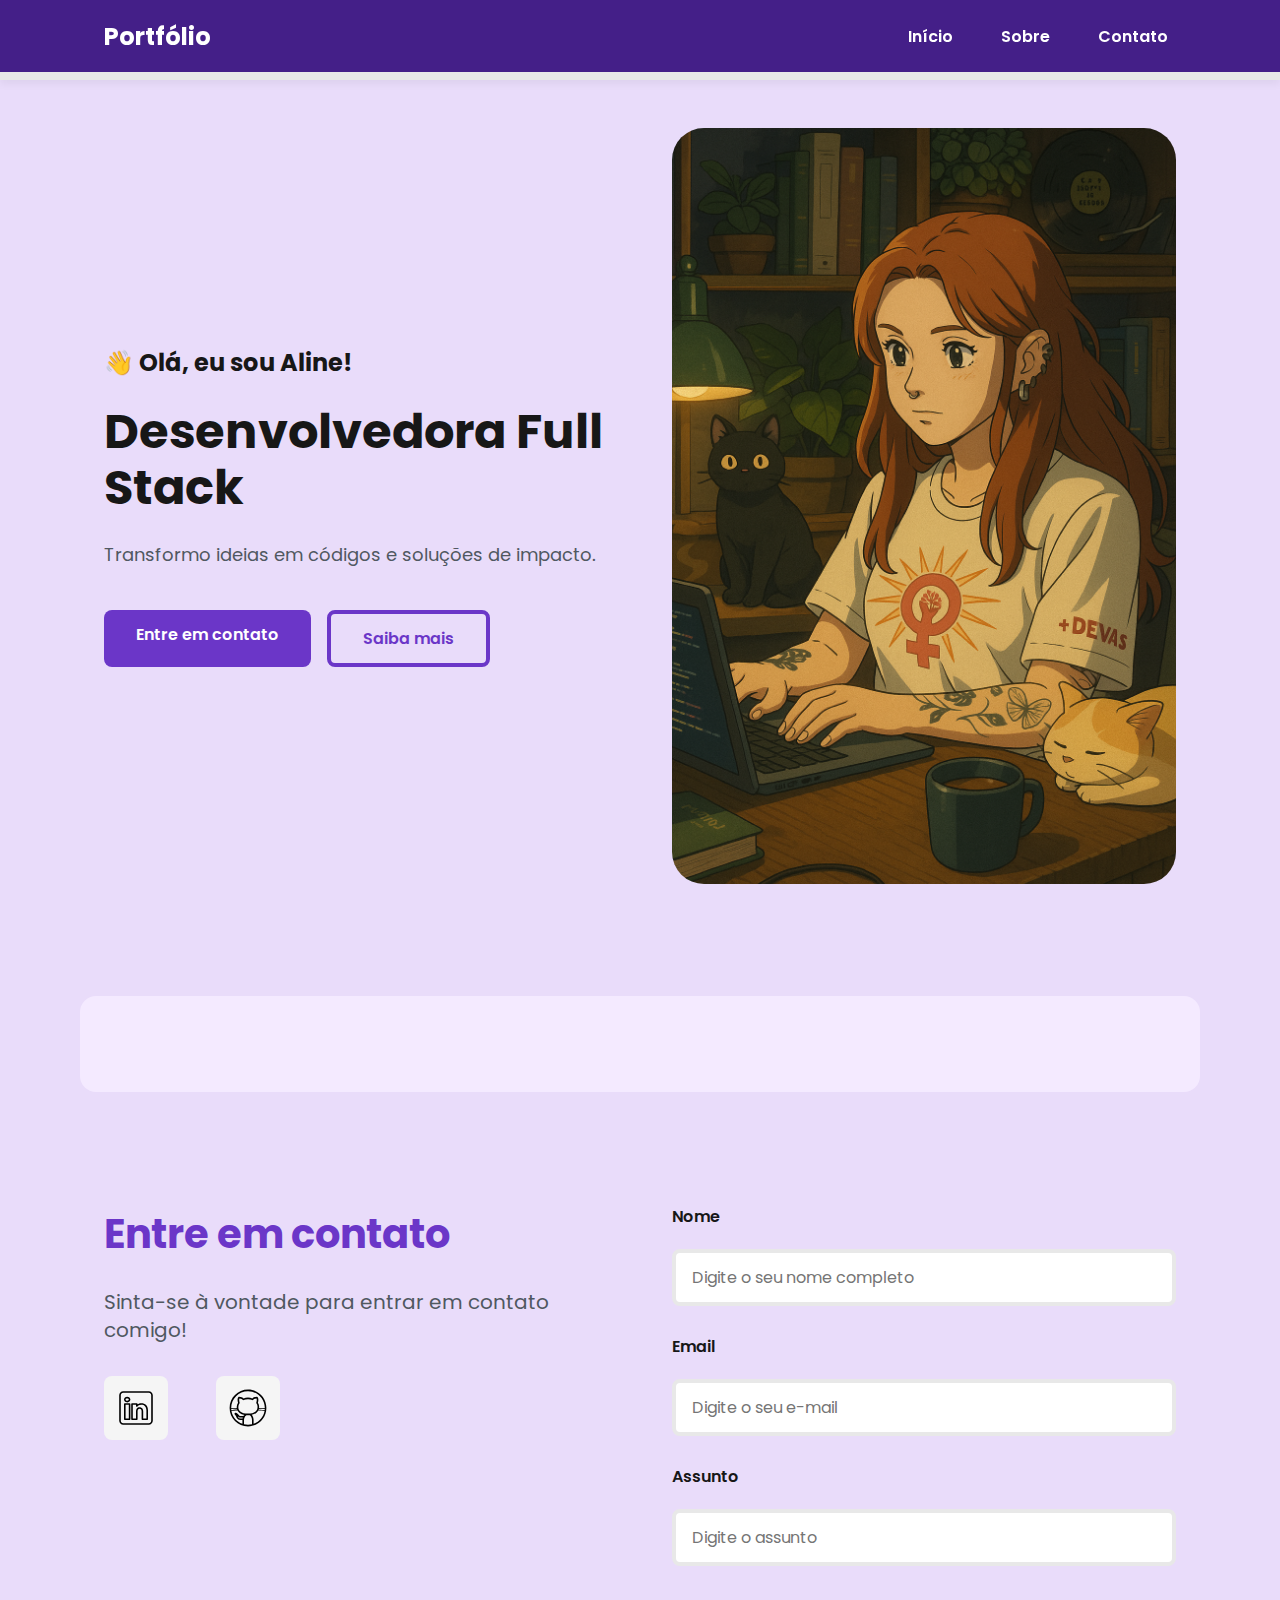
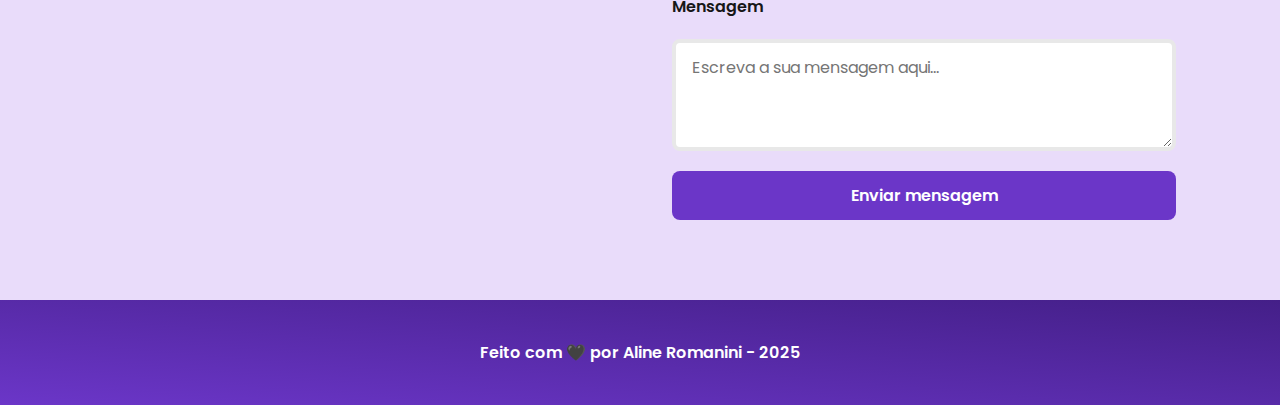
<file: index.html>
<!DOCTYPE html>
<html lang="pt-br">
<head>

    <!-- Servidores de Fontes do Google -->
    <link rel="preconnect" href="https://fonts.googleapis.com">
    <link rel="preconnect" href="https://fonts.gstatic.com" crossorigin>
    
    <!-- Fonte do Google - Poppins -->
    <link href="https://fonts.googleapis.com/css2?family=Poppins&display=swap" rel="stylesheet">
 
    <!-- PADRÃO DE CARACTERES -->
    <meta charset="UTF-8">

    <!-- LAYOUT MOBILE -->
    <meta name="viewport" content="width=device-width, initial-scale=1.0">

    <!-- Meta tag Essenciais -->
    <meta name="author" content="Aline Romanini">
    <meta name="description" content="Portfólio de Aline Romanini, desenvolvedora full-stack em formação. Conheça meus projetos, habilidades e trajetória na área de desenvolvimento full.">
    <meta name="robots" content="index, follow">
   
    <!-- FAVICON -->
    <link rel="icon" type="image/svg+xml"href="./assets/img/favicon.svg">

    <!-- Link para o arquivo CSS-->
    <link rel="stylesheet" href="./assets/css/styles.css">

    <!-- Título da Página -->
    <title>Meu Portfólio</title>
</head>
<body>

    <!-- Navbar - Menu -->
    <header class="flex menu_container">
        <article class="menu_content">
            <div id="titulo">
                <a href="#">Portfólio</a>

            </div>

            <nav>
                <ul class="flex menu_list">
                    <li><a href="#hero">Início</a></li>
                    <li><a href="#about">Sobre</a></li>
                    <li><a href="#contact">Contato</a></li>
                </ul>
            </nav>
        </article>
    </header>

    <!-- Área principal do Site -->
    <main>

        <!-- HERO -->
        <section id="hero" class="hero_container">

            <article class="hero_content">
            <h2> 👋 Olá, eu sou Aline!</h2>
            <h1> Desenvolvedora Full Stack</h1>
            <p> Transformo ideias em códigos e soluções de impacto.</p>
            <div class="hero_buttons flex">
                <a href="#contact" class="botao">Entre em contato</a>
                <a href="#about" class="botao-outline">Saiba mais</a>

            </div>

        </article>
        <!-- IMAGEM COM ANIMAÇÃO -->
            <figure class="hero_image">
                <img
                    src="./assets/img/ghibli.png"
                    alt="Ilustração com uma pessoa desenvolvedora escrevendo códigos"
                    class="ilustracao float-animation"
                    >

            </figure>
           

        </section>

        <!-- ABOUT -->
        <section id="about" class="about_container">

            

        </section>

        <!-- CONTACT -->
        <section id="contact"
            class="contact_container">

            <!-- REDES SOCIAIS -->
            <article class="contact_info">
                <h4>Entre em contato</h4>
                <p>Sinta-se à vontade para entrar em contato comigo!</p>
                <div class="social_container">
                    <a href="https://www.linkedin.com/in/aline-romanini/" target="_blank" class="social_icon">
                        <img
                            src="./assets/img/linkedin.svg"
                            alt="Link para o Linkedin"
                        >
                    </a>

                     <a href="https://github.com/alineromanini" target="_blank" class="social_icon">
                        <img
                            src="./assets/img/github.svg"
                            alt="Link para o Github"
                        >
                    </a>

                </div>
            </article>

            <!-- FORMULÁRIO -->
            <form action="https://formsubmit.co/dd141850f67d49ee38ac9bd39ea2018a" method="POST" id="formulario">

                <input type="hidden" name="_next" value="https://portfolioaline-two.vercel.app/sucess.html">
                <input type="hidden" name="_captcha" value="false">

                <label for="nome">Nome</label>
                <input id="nome" name="nome" type="text" placeholder="Digite o seu nome completo">
                <span id="txtNome"></span>

                <label for="email">Email</label>
                <input id="email" name="email" type="text" placeholder="Digite o seu e-mail">
                <span id="txtEmail"></span>

                <label for="assunto">Assunto</label>
                <input id="assunto" name="assunto" type="text" placeholder="Digite o assunto">
                <span id="txtAssunto"></span>

                <label for="mensagem">Mensagem</label>
                <textarea id="mensagem" name="mensagem" placeholder="Escreva a sua mensagem aqui..."></textarea>
                
                <button class="botao" type="submit">Enviar mensagem</button>
            </form>

            
        </section>
    </main>

    <!-- RODAPÉ -->
    <footer>
        
        Feito com 🖤 por Aline Romanini - 2025


    </footer>

    <!-- Script JavaScript -->
     <script src ="assets/js/scripts.js"></script>
</body>
</html>
</file>
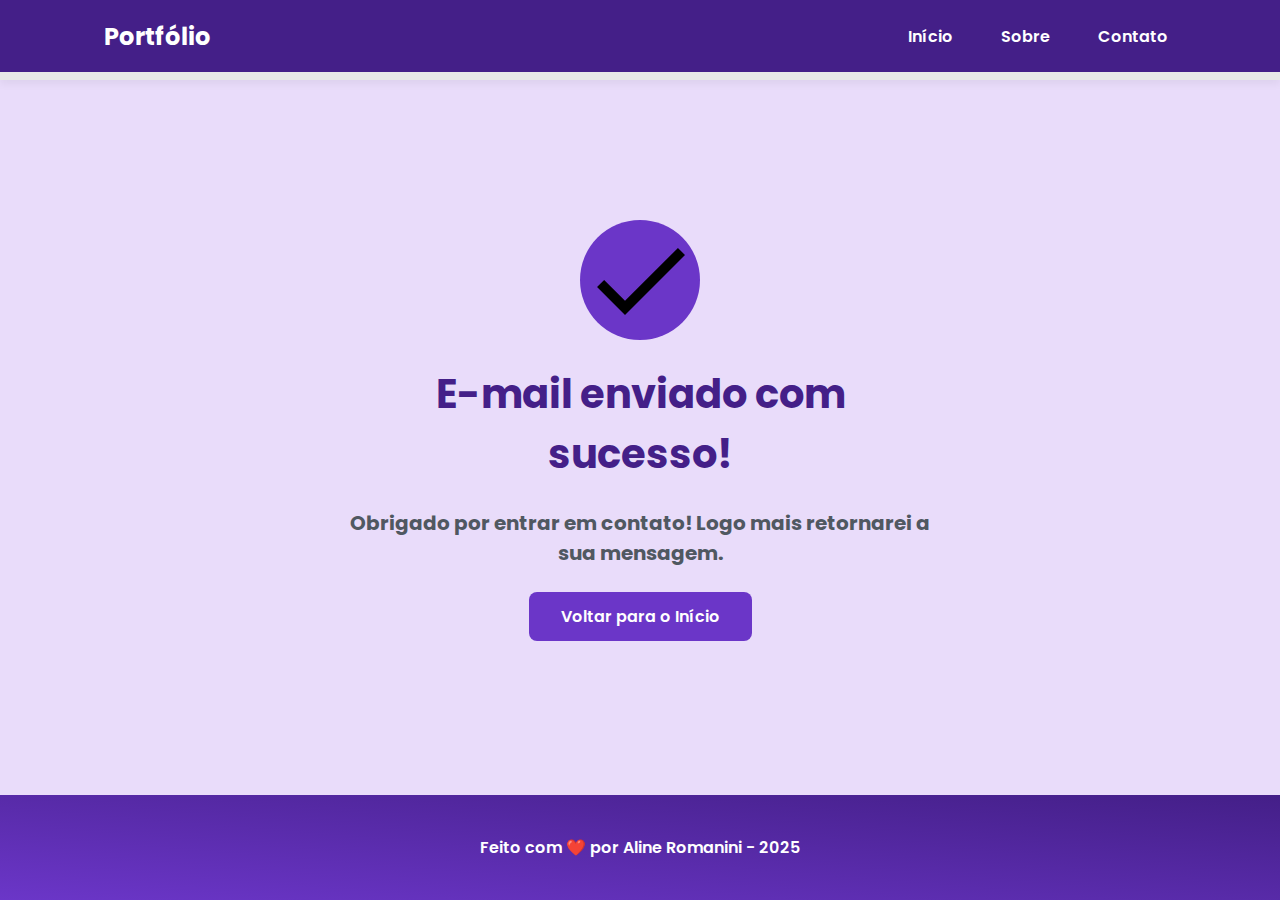
<file: success.html>
<!DOCTYPE html>
<html lang="pt-br">
<head>
    
     <!-- Servidores de Fontes do Google -->
    <link rel="preconnect" href="https://fonts.googleapis.com">
    <link rel="preconnect" href="https://fonts.gstatic.com" crossorigin>

    <!-- Fonte do Google - Poppins -->
    <link href="https://fonts.googleapis.com/css2?family=Poppins&display=swap" rel="stylesheet">

    <!-- PADRÃO DE CARACTERES -->
    <meta charset="UTF-8">

    <!-- LAYOUT MOBILE -->
    <meta name="viewport" content="width=device-width, initial-scale=1.0">

    <!-- Meta tag Essenciais -->
     <meta name="author" content="Aline Romanini">
    <meta name="description" content="Portfólio de Aline Romanini, desenvolvedora full-stack em formação. Conheça meus projetos, habilidades e trajetória na área de desenvolvimento full stack.">
    <meta name="robots" content="index, follow">
   
    <!-- FAVICON -->
    <link rel="icon" type="image/svg+xml"href="assets/img/favicon.svg">

    <!-- Link para o arquivo CSS-->
     <link rel="stylesheet" href="./assets/css/styles.css">

    <!-- Título da Página -->
    <title>Meu Portfólio</title>
</head>
<body>

    <!-- Navbar - Menu -->
    <header class="flex menu_container">
        <article class="menu_content">
            <div id="titulo">
                <a href="#">Portfólio</a>

            </div>

            <nav>
                <ul class="flex menu_list">
                    <li><a href="index.html#hero">Início</a></li>
                    <li><a href="index.htm#about">Sobre</a></li>
                    <li><a href="index.htm#contact">Contato</a></li>
                </ul>
            </nav>
        </article>
    </header>

    <!-- MAIN -->
      <main>
        <section class="sucess_container">
            <article class="sucess_content">

                <figure class="sucess_icon">
                <img
                    src="./assets/img/sucess.svg"
                    alt="Ilustração de um check confirmando sucesso no envio das informações"
                    class="float-animation"
                    >
            </figure>

                <h1>E-mail enviado com sucesso!</h1>

                <h4>Obrigado por entrar em contato! Logo mais retornarei a sua mensagem.</h4>

                <a class="botao" href="index.html">Voltar para o Início</a>

            </article>
        </section>
      </main>

    <!-- Footer - Rodapé -->
    <footer>
        
        Feito com ❤️ por Aline Romanini - 2025


    </footer>
</body>
</html>
</file>
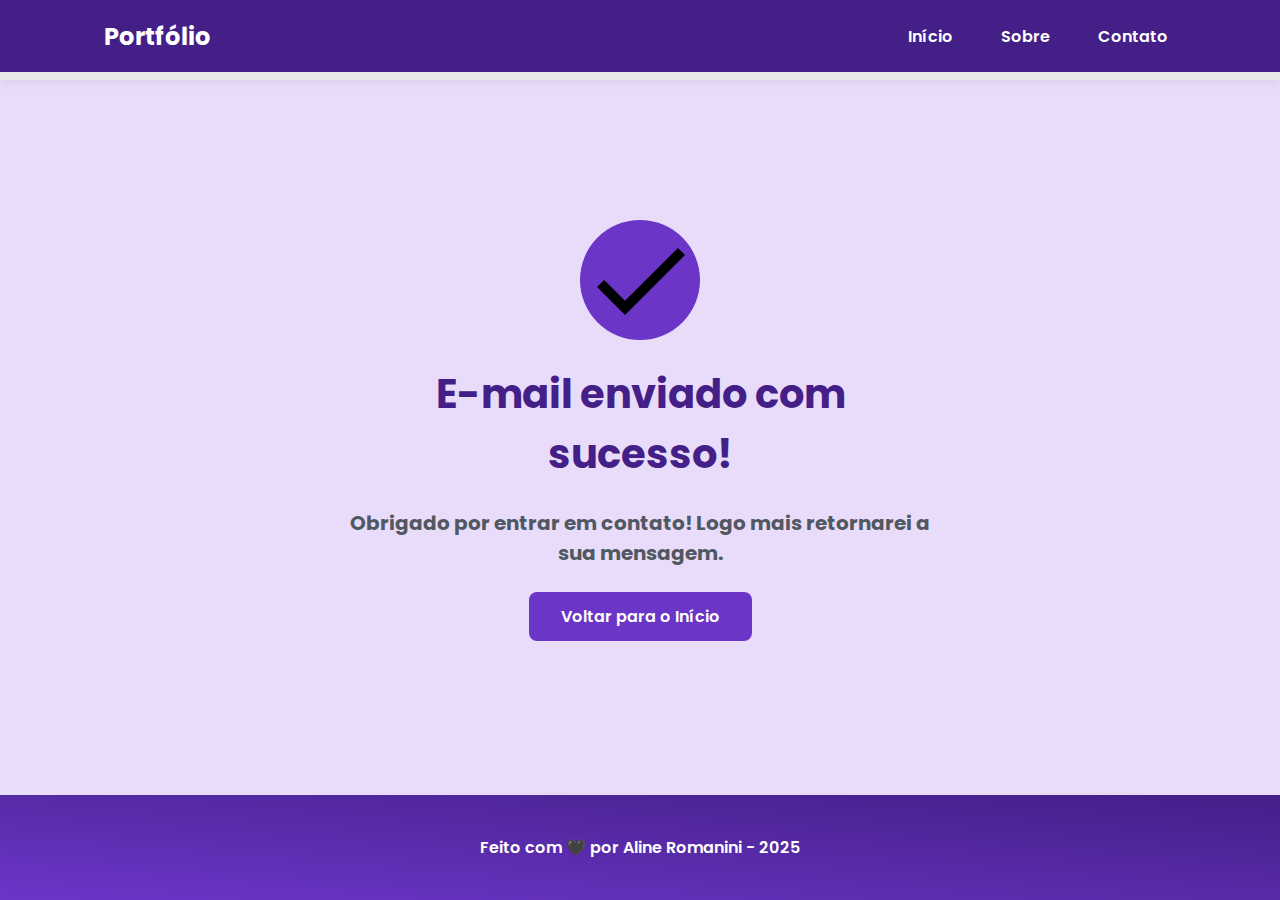
<file: sucess.html>
<!DOCTYPE html>
<html lang="pt-br">
<head>
    
     <!-- Servidores de Fontes do Google -->
    <link rel="preconnect" href="https://fonts.googleapis.com">
    <link rel="preconnect" href="https://fonts.gstatic.com" crossorigin>

    <!-- Fonte do Google - Poppins -->
    <link href="https://fonts.googleapis.com/css2?family=Poppins&display=swap" rel="stylesheet">

    <!-- PADRÃO DE CARACTERES -->
    <meta charset="UTF-8">

    <!-- LAYOUT MOBILE -->
    <meta name="viewport" content="width=device-width, initial-scale=1.0">

    <!-- Meta tag Essenciais -->
     <meta name="author" content="Aline Romanini">
    <meta name="description" content="Portfólio de Aline Romanini, desenvolvedora full-stack em formação. Conheça meus projetos, habilidades e trajetória na área de desenvolvimento full stack.">
    <meta name="robots" content="index, follow">
   
    <!-- FAVICON -->
    <link rel="icon" type="image/svg+xml"href="./assets/img/favicon.svg">

    <!-- Link para o arquivo CSS-->
     <link rel="stylesheet" href="./assets/css/styles.css">

    <!-- Título da Página -->
    <title>Meu Portfólio</title>
</head>
<body>

    <!-- Navbar - Menu -->
    <header class="flex menu_container">
        <article class="menu_content">
            <div id="titulo">
                <a href="#">Portfólio</a>

            </div>

            <nav>
                <ul class="flex menu_list">
                    <li><a href="index.html#hero">Início</a></li>
                    <li><a href="index.html#about">Sobre</a></li>
                    <li><a href="index.html#contact">Contato</a></li>
                </ul>
            </nav>
        </article>
    </header>

    <!-- MAIN -->
      <main>
        <section class="sucess_container">
            <article class="sucess_content">

                <figure class="sucess_icon">
                <img
                    src="./assets/img/sucess.svg"
                    alt="Ilustração de um check confirmando sucesso no envio das informações"
                    class="float-animation"
                    >
            </figure>

                <h1>E-mail enviado com sucesso!</h1>

                <h4>Obrigado por entrar em contato! Logo mais retornarei a sua mensagem.</h4>

                <a class="botao" href="index.html">Voltar para o Início</a>

            </article>
        </section>
      </main>

    <!-- Footer - Rodapé -->
    <footer>
        
        Feito com 🖤 por Aline Romanini - 2025


    </footer>
</body>
</html>
</file>
<file: assets/css/styles.css>
/* Reset do Navegador */
* {
    margin: 0;
    padding: 0;
    box-sizing: border-box;
    text-decoration: none;
    outline: none;
    font-family: 'Poppins', sans-serif;
}
 
/* === VARIÁVEIS === */
:root {
    /* Cores */
    --purple-50:  #f4eaff;
    --purple-100: #e9dcfa;
    --purple-200: #cdb3f0;
    --purple-300: #b186e5;
    --purple-400: #9460db;
    --purple-500: #6b36c8;
    --purple-600: #5b2ca0;
    --purple-700: #4c2177;
    --purple-800: #441f88;
    --purple-900: #2a0e4d;
    --gray-100: #f5f5f5;
    --gray-200: #e8e8e8;
    --gray-400: #505861;
    --black-800: #171717;
    --white: #ffffff;
    --error: #e63946;
 
    /* Sombras */
    --shadow-sm: 0 0.25rem 0.5rem #0000000D;
    --shadow-md: 0 0.25rem 0.75rem #6B36C84D;
    --shadow-lg: 0 0.5rem 1.5rem #6B36C833;
    --shadow-focus: 0 0 0 0.25rem #6B36C81A;
}
 
/* Estilos Globais */
 
html{
    scroll-behavior: smooth;
}
 
body{
    display: flex;
    flex-direction: column;
    min-height: 100vh;
    background-color: var(--purple-100);
    color: var(--black-800)
}
 
main{
    flex: 1;
}
 
a,
button{
    cursor: pointer;
}
 
/* Botões */
 
.botao,
.botao-outline{
    padding: 0.75rem 2rem;
    border-radius: 0.5rem;
    font-size: 1rem;
    font-weight: 600;
    text-align: center;
    transition: all 0.3s ease;
}
 
.botao{
    border: none;
    color: var(--white);
    background-color: var(--purple-500);
}
 
.botao:hover {
    background-color: var(--purple-800);
    box-shadow: var(--shadow-md);
    transform: translateY(-0.25rem);
}
 
.botao-outline{
    border: 0.25rem solid var(--purple-500);
    color: var(--purple-500);
    background-color: transparent;
}
 
.botao-outline:hover {
    background-color: var(--purple-500);
    color: var(--white);
    box-shadow: var(--shadow-md);
    transform: translateY(-0.25rem);
}
 
/* Menu */
 
.menu_container{
    position: sticky;
    top: 0;
    width: 100%;
    height: 5rem;
    background-color: var(--purple-800);
    border-bottom: 0.5rem solid var(--gray-200);
    box-shadow: var(--shadow-sm);
    z-index: 1000;
}
 
.menu_content{
    display: flex;
    justify-content: space-between;
    align-items: center;
    width: 70rem;
    height: 100%;
    padding: 0 1.5rem;
    margin: 0 auto;
}
 
.menu_container a{
    font-weight: 600;
    color: var(--white);
    transition: color 0.3s ease;
}
 
.menu_container a:hover{
    color: var(--purple-200);
}
 
#titulo a{
    font-size: 1.5rem;
    font-weight: 700;
}
 
.menu_list{
    display: flex;
    list-style: none;
    gap: 2rem;
}
 
.menu_list a{
    padding: 0.5rem;
}
 
/* Seções - Estilos Comuns */
 
.hero_container,
.about_container,
.contact_container{
    max-width: 70rem;
    margin: 0 auto;
    padding: 3rem 1.5rem;
    scroll-margin-top: 6rem;
}
 
/* === HERO === */
.hero_container {
    min-height: calc(100vh - 5rem);
    display: flex;
    align-items: center;
    gap: 4rem;
}
 
.hero_content {
    flex: 1;
    display: flex;
    flex-direction: column;
    gap: 1.5rem;
}

.hero_image {
    flex: 1;
    display: flex;
    justify-content: center;
    align-items:center;
}
 
.ilustracao {
    width:100%;
    max-width: 100%;
    border-radius: 2rem;

}
 
.hero_content h4 {
    font-size: 1.125rem;
    font-weight: 600;
    color: var(--purple-500);
}
 
.hero_content h1 {
    font-size: 3rem;
    font-weight: 700;
    line-height: 3.5rem;
    color: var(--black-800);
}
 
.hero_content p {
    font-size: 1.125rem;
    line-height: 1.875rem;
    color: var(--gray-400);
}
 
.hero_buttons {
    display: flex;
    gap: 1rem;
    margin-top: 1rem;
}
 

 
/* Animação - Imagem Hero */
@keyframes float {
 
    0%,
    100% {
        transform: translateY(1rem);
    }
 
    50% {
        transform: translateY(-2rem);
    }
}
 
.float-animation {
    animation: float 3s ease-in-out infinite;
}
 
/* === ABOUT === */

.about_container {
    margin: 4rem auto;
    display: flex;
    align-items: center;
    gap: 4rem;
    background-color: var(--purple-50);
    border-radius: 1rem;
}

.about_image {
    flex: 0 0 17.5rem;
}

.about_image img {
    width: 100%;
    border: 0.35rem solid var(--purple-500);
    border-radius: 50%;
    box-shadow: var(--shadow-lg);
}

.about_content h2 {
    font-size: 2.5rem;
    font-weight: 700;
    margin-bottom: 1.5rem;
    color: var(--purple-800);
}

.about_content p {
    font-size: 1.25rem;
    line-height: 1.75rem;
    text-align: justify;
    color: var(--gray-400);
    margin-bottom: 1rem;
}

.about_stats {
    display: flex;
    gap: 2rem;
    margin-top: 2rem;
    align-items: center;
}

.about_stats .botao {
    margin-right: auto;
}

.stat-item {
    text-align: center;
}

.stats-wrapper {
    display: flex;
    flex-direction: row;
    gap: 2rem;
    margin-top: 2rem;
}

.stats-wrapper .stat-number {
    font-size: 1.5rem;
    font-weight: 700;
    text-align: center;
    color: var(--purple-500);
    margin-bottom: 0;
}

.stats-wrapper .stat-label {
    font-size: 0.8rem;
    color: var(--gray-400);
    text-align: center;
    margin-bottom: 0;
}

/* === CONTACT === */

.contact_container{
    display: grid;
    grid-template-columns: 1fr 1fr;
    margin: 4rem auto 2rem;
    gap: 4rem;
}

.contact_info h4{
    font-size: 2.5rem;
    font-weight: 700;
    margin-bottom: 1.5rem;
    color: var(--purple-500);
}

.contact_info p{
    font-size: 1.25rem;
    line-height: 1.75rem;
    color: var(--gray-400);
    margin-bottom: 2rem;
}

.social_container{
    display: flex;
    gap: 3rem;
}

.social_icon{
    width: 4rem;
    height: 4rem;
    padding: 0.75rem;
    background-color: var(--gray-100);
    border-radius: 0.5rem;
    transition: all 0.3s ease;
}

.social_icon:hover{
    background-color: var(--purple-600);
    transform: translateY(-0.25rem);
    box-shadow: var(--shadow-md);
}

.social_icon img{
    width: 100%;
    filter: brightness(0) saturate(100%);
}

.social_icon:hover img{
    filter: brightness(0) invert(100%);
}

/* === FORM === */

form {
    display: flex;
    flex-direction: column;
    gap: 1.25rem;
}

form label{
    font-size: 1rem;
    font-weight: 600;
    color: var(--black-800);
}

form input,
textarea{
    width: 100%;
    padding: 0.75rem 1rem;
    border-radius: 0.5rem;
    border: 0.25rem solid var(--gray-200);
    font-size: 1rem;
    background-color: var(--white);
    transition: border-color 0.3s ease;
}

form input:focus,
form textarea:focus{
    border-color: var(--purple-500);
    box-shadow: var(--shadow-focus);
}

form textarea{
    resize: vertical;
    min-height: 7rem;
}

form span{
    font-size: 0.75rem;
    color: var(--error);
    margin-top: -0.75rem;
    font-weight: 500;
}

/* === SUCCESS === */

.sucess_container {
    display: flex;
    flex-direction: column;
    justify-content: center;
    align-items: center;
    width: 100%;
    min-height: calc(100vh - 12.5rem);
    padding: 3rem 1.5rem;
}

.sucess_content {
    display: flex;
    flex-direction: column;
    align-items: center;
    text-align: center;
    gap: 1.5rem;
    max-width: 37.5rem;
}

.sucess_icon {
    width: 7.5rem;
    height: 7.5rem;
    background-color: var(--purple-500);
    border-radius: 50%;
    display: flex;
    align-items: center;
    justify-content: center;
}

.sucess_icon svg {
    width: 3.75rem;
    height: 3.75rem;
    fill: var(--purple-500);
}

.sucess_content h1 {
    font-size: 2.5rem;
    font-weight: 700;
    color: var(--purple-800);
}

.sucess_content h4 {
    font-size: 1.25rem;
    color: var(--gray-400);
    line-height: 1.875rem;
}

/* === FOOTER === */

footer{
    padding: 2.5rem;
    font-weight: 600;
    text-align: center;
    background: linear-gradient(to right top, var(--purple-500), var(--purple-800));
    color: var(--white);
    margin-top: auto;
}

/* === RESPONSIVIDADE === */

/* === TELAS MÉDIAS - MONITORES E NOTEBOOKS (até 1120px) === */
@media screen and (max-width: 1120px) {
    .menu_content,
    .hero_container,
    .about_container,
    .contact_container {
        max-width: 100%;
        padding: 3rem 2rem;
    }

    .menu_content {
        padding: 0 2rem;
    }
}

/* TABLETS (até 960px) */
@media screen and (max-width: 960px) {
   
    /* Hero Section */
    .hero_container {
        flex-direction: column-reverse;
        text-align: center;
        gap: 2rem;
        padding: 2rem 1.5rem;
    }

    .hero_content h1 {
        font-size: 2.5rem;
        line-height: 3rem;
    }

    .hero_buttons {
        justify-content: center;
        flex-wrap: wrap;
    }

    /* About Section */
    .about_container {
        flex-direction: column;
        gap: 2rem;
        padding: 2rem 1.5rem;
    }

    .about_container h2 {
        text-align: center;
    }

    .about_image {
        flex: 0 0 auto;
    }

    .about_image img {
        max-width: 15rem;
        margin: 0 auto;
    }

    /* About Stats */
    .about_stats {
        flex-direction: column;
        align-items: center;
        gap: 1.5rem;
    }

    .about_stats .botao {
        width: 100%;
        max-width: 20rem;
        margin: 0 auto;
    }

    /* Wrapper para manter os stats lado a lado */
    .stats-wrapper {
        display: flex;
        gap: 2rem;
        justify-content: center;
    }

    .stat-item {
        flex: 0 0 auto;
    }

    /* Contact Section */
    .contact_container {
        grid-template-columns: 1fr;
        gap: 3rem;
        padding: 2rem 1.5rem;
    }

    .contact_info {
        text-align: center;
    }

    .social_container {
        justify-content: center;
    }
}

/* SMARTPHONES (até 480px) */
@media screen and (max-width: 480px) {
    /* Menu */
    .menu_content {
        justify-content: center;
        padding: 0 1rem;
    }

    .menu_list {
        display: none;
    }

    #titulo a {
        font-size: 1.25rem;
    }

    /* Hero Section */
    .hero_container {
        padding: 1.5rem 1rem;
        min-height: auto;
    }

    .hero_content h4 {
        font-size: 1rem;
    }

    .hero_content h1 {
        font-size: 2rem;
        line-height: 2.5rem;
    }

    .hero_content p {
        font-size: 1rem;
        line-height: 1.5rem;
    }

    .hero_buttons {
        flex-direction: column;
        width: 100%;
        gap: 0.75rem;
    }

    .hero_buttons .botao,
    .hero_buttons .botao-outline {
        width: 100%;
    }

    /* About Section */
    .about_container {
        padding: 1.5rem 1rem;
        margin: 2rem auto;
    }

    .about_image img {
        max-width: 12rem;
    }

    .about_content h2 {
        font-size: 1.75rem;
    }

    .about_content p {
        font-size: 1rem;
        line-height: 1.5rem;
    }

    .about_stats {
        gap: 1rem;
    }

    .about_stats .botao {
        font-size: 1rem;
        padding: 0.75rem 1.25rem;
    }

    .about_content .stat-item .stat-number {
        font-size: 1.25rem;
    }

    .about_content .stat-item .stat-label {
        font-size: 0.75rem;
    }

    /* Contact Section */
    .contact_container {
        padding: 1.5rem 1rem;
        margin: 2rem auto;
        gap: 2rem;
    }

    .contact_info h4 {
        font-size: 1.75rem;
    }

    .contact_info p {
        font-size: 1rem;
        line-height: 1.5rem;
    }

    .social_container {
        gap: 1.5rem;
        flex-wrap: wrap;
    }

    .social_icon {
        width: 3.5rem;
        height: 3.5rem;
        padding: 0.75rem;
    }

    /* Formulário */
    form input,
    form textarea {
        padding: 0.75rem;
        font-size: 1rem;
    }

    form label {
        font-size: 1rem;
    }

    .botao,
    .botao-outline {
        padding: 0.75rem 1.5rem;
        font-size: 1rem;
    }

    /* Página de Sucesso */
    .sucess_container {
        padding: 2rem 1rem;
    }

    .sucess_icon {
        width: 6rem;
        height: 6rem;
    }

    .sucess_icon svg {
        width: 3rem;
        height: 3rem;
    }

    .sucess_content h1 {
        font-size: 1.75rem;
    }

    .sucess_content h4 {
        font-size: 1rem;
        line-height: 1.5rem;
    }

    /* Footer */
    footer {
        padding: 1.5rem 1rem;
        font-size: 0.75rem;
    }
}
</file>
